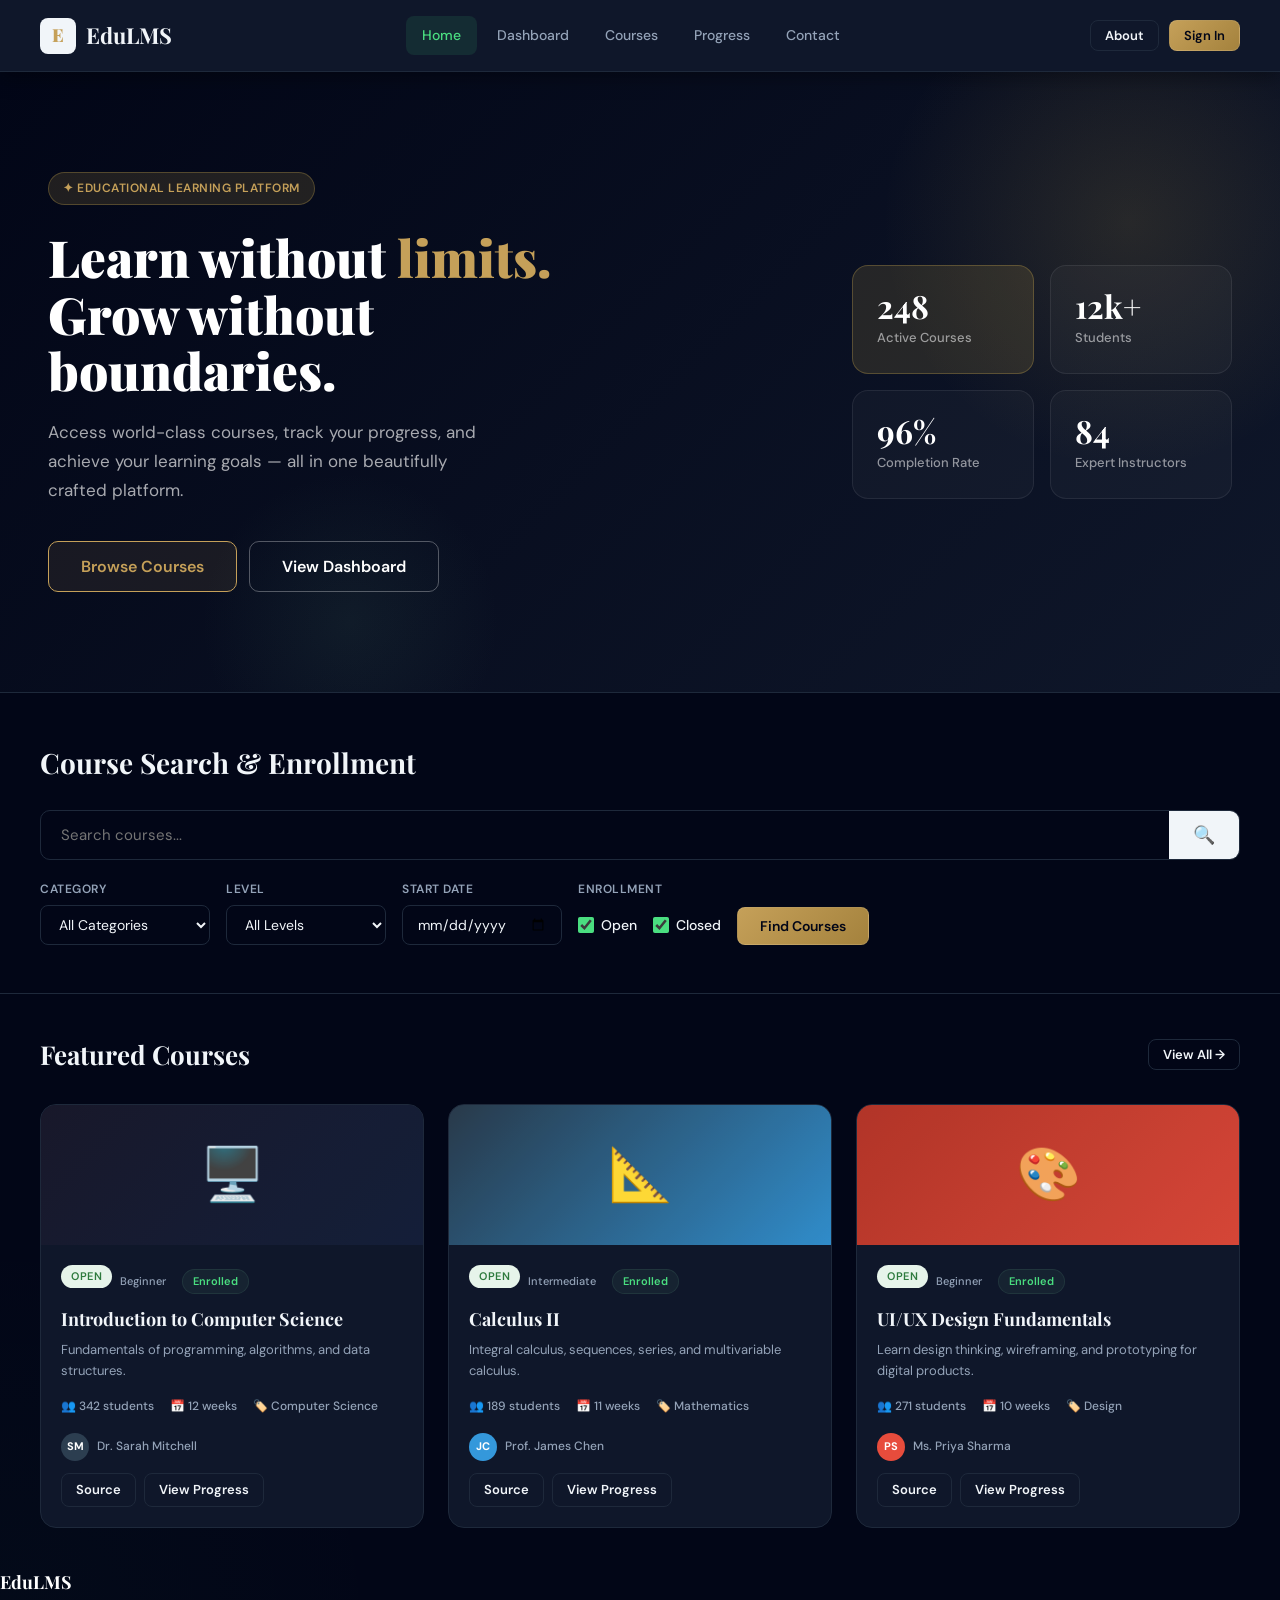
<file: Index .html>
<!DOCTYPE html>
<html lang="en">
<head>
<meta charset="UTF-8">
<meta name="viewport" content="width=device-width, initial-scale=1.0">
<title>EduLMS – Educational Learning Platform</title>
<link rel="preconnect" href="https://fonts.googleapis.com">
<link href="https://fonts.googleapis.com/css2?family=Playfair+Display:wght@400;700;900&family=DM+Sans:wght@300;400;500;600&display=swap" rel="stylesheet">
<link rel="stylesheet" href="style.css">
</head>
<body>

<!-- NAV -->
<nav>
  <div class="nav-logo" onclick="showPage('home')">
    <div class="logo-icon">E</div>
    EduLMS
  </div>
  <div class="nav-links">
    <a onclick="showPage('home')" id="nav-home" class="active">Home</a>
    <a onclick="showPage('dashboard')" id="nav-dashboard">Dashboard</a>
    <a onclick="showPage('courses')" id="nav-courses">Courses</a>
    <a onclick="showPage('progress')" id="nav-progress">Progress</a>
    <a onclick="showPage('contact')" id="nav-contact">Contact</a>
  </div>
  <div class="nav-right">
    <button class="btn btn-outline btn-sm" onclick="showPage('about')">About</button>
    <button class="btn btn-primary btn-sm" onclick="showToast('👋 Welcome back, Student!')">Sign In</button>
  </div>
</nav>

<!-- ===================== HOME PAGE ===================== -->
<div id="page-home" class="page active">
  <section class="hero">
    <div class="hero-content fade-up">
      <div class="hero-badge">✦ Educational Learning Platform</div>
      <h1>Learn without <em>limits.</em><br>Grow without boundaries.</h1>
      <p>Access world-class courses, track your progress, and achieve your learning goals — all in one beautifully crafted platform.</p>
      <div class="hero-actions">
        <button class="btn btn-gold btn-lg" onclick="showPage('courses')">Browse Courses</button>
        <button class="btn btn-outline btn-lg" style="color:#fff;border-color:rgba(255,255,255,0.3)" onclick="showPage('dashboard')">View Dashboard</button>
      </div>
    </div>
    <div class="hero-visual fade-up fade-up-delay-1">
      <div class="hero-stats">
        <div class="stat-card">
          <div class="stat-num">248</div>
          <div class="stat-label">Active Courses</div>
        </div>
        <div class="stat-card">
          <div class="stat-num">12k+</div>
          <div class="stat-label">Students</div>
        </div>
        <div class="stat-card">
          <div class="stat-num">96%</div>
          <div class="stat-label">Completion Rate</div>
        </div>
        <div class="stat-card">
          <div class="stat-num">84</div>
          <div class="stat-label">Expert Instructors</div>
        </div>
      </div>
    </div>
  </section>

  <section class="search-section">
    <h2>Course Search &amp; Enrollment</h2>
    <div class="search-bar">
      <input type="text" id="home-search" placeholder="Search courses..." oninput="filterHomeSearch()">
      <button onclick="filterHomeSearch()">🔍</button>
    </div>
    <div class="search-filters">
      <div class="filter-group">
        <label>Category</label>
        <select id="filter-category" onchange="filterHomeSearch()">
          <option value="">All Categories</option>
          <option>Computer Science</option>
          <option>Mathematics</option>
          <option>Design</option>
          <option>Biology</option>
          <option>Literature</option>
          <option>Data Science</option>
        </select>
      </div>
      <div class="filter-group">
        <label>Level</label>
        <select id="filter-level" onchange="filterHomeSearch()">
          <option value="">All Levels</option>
          <option>Beginner</option>
          <option>Intermediate</option>
          <option>Advanced</option>
        </select>
      </div>
      <div class="filter-group">
        <label>Start Date</label>
        <input type="date" id="filter-date">
      </div>
      <div class="enrollment-filter">
        <label class="title">Enrollment</label>
        <div class="checkbox-row">
          <label><input type="checkbox" id="check-open" checked onchange="filterHomeSearch()"> Open</label>
          <label><input type="checkbox" id="check-closed" checked onchange="filterHomeSearch()"> Closed</label>
        </div>
      </div>
      <button class="btn btn-primary" onclick="filterHomeSearch()">Find Courses</button>
    </div>
  </section>

  <section class="courses-section">
    <div class="section-header">
      <h2>Featured Courses</h2>
      <button class="btn btn-outline btn-sm" onclick="showPage('courses')">View All →</button>
    </div>
    <div class="courses-grid" id="home-courses-grid"></div>
  </section>

  <div data-role="pagebar">
    <span data-role="brandname">EduLMS</span>
    <div data-role="navlinks">
      <a onclick="showPage('about')">About Us</a>
      <a onclick="showPage('about')">FAQs</a>
      <a onclick="showPage('contact')">Support</a>
    </div>
  </div>
</div>

<!-- ===================== DASHBOARD PAGE ===================== -->
<div id="page-dashboard" class="page">
  <div class="dashboard-layout">
    <aside class="sidebar">
      <div class="sidebar-item active">
        <span class="sidebar-icon">📊</span> Dashboard
      </div>
      <div class="sidebar-item" onclick="showPage('courses')">
        <span class="sidebar-icon">📚</span> Courses
        <span class="badge-count">4</span>
      </div>
      <div class="sidebar-item" onclick="showPage('progress')">
        <span class="sidebar-icon">📈</span> My Progress
      </div>
      <div class="sidebar-item">
        <span class="sidebar-icon">📝</span> Assignments
        <span class="badge-count">2</span>
      </div>
      <div class="sidebar-item">
        <span class="sidebar-icon">📅</span> Schedule
      </div>
      <div class="sidebar-section-title">Communication</div>
      <div class="sidebar-item">
        <span class="sidebar-icon">💬</span> Discussion
      </div>
      <div class="sidebar-item">
        <span class="sidebar-icon">📢</span> Announcements
        <span class="badge-count">3</span>
      </div>
      <div class="sidebar-section-title">Account</div>
      <div class="sidebar-item" onclick="showPage('contact')">
        <span class="sidebar-icon">📞</span> Contact
      </div>
      <div class="sidebar-item">
        <span class="sidebar-icon">⚙️</span> Settings
      </div>
    </aside>

    <main class="dashboard-main">
      <div class="dashboard-header">
        <h1>Good morning, Alex! 👋</h1>
        <p>You have 2 assignments due this week and 3 new announcements.</p>
      </div>

      <div class="stats-row">
        <div class="stat-box">
          <div class="stat-icon icon-gold">📚</div>
          <div class="stat-box-info">
            <div class="stat-box-num">4</div>
            <div class="stat-box-label">Enrolled Courses</div>
          </div>
        </div>
        <div class="stat-box">
          <div class="stat-icon icon-sage">✅</div>
          <div class="stat-box-info">
            <div class="stat-box-num">68%</div>
            <div class="stat-box-label">Avg. Progress</div>
          </div>
        </div>
        <div class="stat-box">
          <div class="stat-icon icon-rust">📝</div>
          <div class="stat-box-info">
            <div class="stat-box-num">2</div>
            <div class="stat-box-label">Due Assignments</div>
          </div>
        </div>
        <div class="stat-box">
          <div class="stat-icon icon-ink">🏆</div>
          <div class="stat-box-info">
            <div class="stat-box-num">12</div>
            <div class="stat-box-label">Badges Earned</div>
          </div>
        </div>
      </div>

      <div class="dashboard-grid">
        <div class="card">
          <h3>Course Progress <a onclick="showPage('progress')">View all →</a></h3>
          <div class="progress-item">
            <div class="progress-header"><span>🖥️ Introduction to CS</span><span style="color:var(--sage);font-weight:700">82%</span></div>
            <div class="progress-bar"><div class="progress-fill" style="width:82%"></div></div>
          </div>
          <div class="progress-item">
            <div class="progress-header"><span>📐 Calculus II</span><span style="color:var(--sage);font-weight:700">55%</span></div>
            <div class="progress-bar"><div class="progress-fill" style="width:55%"></div></div>
          </div>
          <div class="progress-item">
            <div class="progress-header"><span>🎨 UI/UX Design</span><span style="color:var(--gold);font-weight:700">40%</span></div>
            <div class="progress-bar"><div class="progress-fill" style="width:40%;background:var(--gold)"></div></div>
          </div>
          <div class="progress-item">
            <div class="progress-header"><span>🧬 Cell Biology</span><span style="color:var(--rust);font-weight:700">20%</span></div>
            <div class="progress-bar"><div class="progress-fill" style="width:20%;background:var(--rust)"></div></div>
          </div>
        </div>

        <div class="card">
          <h3>Recent Activity</h3>
          <div class="activity-item">
            <div class="activity-dot dot-sage"></div>
            <div>
              <div class="activity-text"><strong>Assignment submitted</strong><br>Algo Analysis — Heap Sort</div>
              <div class="activity-time">2 hours ago</div>
            </div>
          </div>
          <div class="activity-item">
            <div class="activity-dot dot-gold"></div>
            <div>
              <div class="activity-text"><strong>Quiz completed</strong><br>Calculus II — Integration</div>
              <div class="activity-time">Yesterday</div>
            </div>
          </div>
          <div class="activity-item">
            <div class="activity-dot dot-rust"></div>
            <div>
              <div class="activity-text"><strong>New announcement</strong><br>UI/UX Design — Project brief</div>
              <div class="activity-time">2 days ago</div>
            </div>
          </div>
          <div class="activity-item">
            <div class="activity-dot dot-sage"></div>
            <div>
              <div class="activity-text"><strong>Badge earned</strong><br>"Consistent Learner" 🏆</div>
              <div class="activity-time">3 days ago</div>
            </div>
          </div>
        </div>
      </div>
    </main>
  </div>
  <div data-role="pagebar">
    <span data-role="brandname">EduLMS</span>
    <div data-role="navlinks">
      <a onclick="showPage('about')">About Us</a>
      <a onclick="showPage('about')">FAQs</a>
      <a onclick="showPage('contact')">Support</a>
    </div>
  </div>
</div>

<!-- ===================== COURSES PAGE ===================== -->
<div id="page-courses" class="page">
  <section class="search-section">
    <h2>All Courses</h2>
    <div class="search-bar">
      <input type="text" id="courses-search" placeholder="Search courses..." oninput="filterCoursesPage()">
      <button onclick="filterCoursesPage()">🔍</button>
    </div>
    <div class="search-filters">
      <div class="filter-group">
        <label>Category</label>
        <select id="cp-category" onchange="filterCoursesPage()">
          <option value="">All Categories</option>
          <option>Computer Science</option>
          <option>Mathematics</option>
          <option>Design</option>
          <option>Biology</option>
          <option>Literature</option>
          <option>Data Science</option>
        </select>
      </div>
      <div class="filter-group">
        <label>Level</label>
        <select id="cp-level" onchange="filterCoursesPage()">
          <option value="">All Levels</option>
          <option>Beginner</option>
          <option>Intermediate</option>
          <option>Advanced</option>
        </select>
      </div>
      <div class="enrollment-filter">
        <label class="title">Enrollment</label>
        <div class="checkbox-row">
          <label><input type="checkbox" id="cp-open" checked onchange="filterCoursesPage()"> Open</label>
          <label><input type="checkbox" id="cp-closed" checked onchange="filterCoursesPage()"> Closed</label>
        </div>
      </div>
      <button class="btn btn-primary" onclick="filterCoursesPage()">Find Courses</button>
    </div>
  </section>

  <section class="courses-section">
    <div class="section-header">
      <h2 id="courses-count">All Courses</h2>
    </div>
    <div class="courses-grid" id="courses-grid"></div>
  </section>

  <div data-role="pagebar">
    <span data-role="brandname">EduLMS</span>
    <div data-role="navlinks">
      <a onclick="showPage('about')">About Us</a>
      <a onclick="showPage('about')">FAQs</a>
      <a onclick="showPage('contact')">Support</a>
    </div>
  </div>
</div>

<!-- ===================== PROGRESS PAGE ===================== -->
<div id="page-progress" class="page">
  <div class="page-content">
    <div class="page-title">My Learning Progress</div>
    <div class="page-subtitle">Track your journey across all enrolled courses.</div>

    <div class="progress-grid">
      <div class="progress-card">
        <div class="progress-card-header">
          <div class="course-icon-sm banner-cs" style="border-radius:10px">🖥️</div>
          <div>
            <h3>Introduction to Computer Science</h3>
            <div class="instructor">Dr. Sarah Mitchell</div>
          </div>
        </div>
        <div class="big-progress">
          <div class="circle-progress">
            <svg viewBox="0 0 80 80" width="80" height="80">
              <circle class="track" cx="40" cy="40" r="34"/>
              <circle class="fill" cx="40" cy="40" r="34" stroke-dasharray="213.6" stroke-dashoffset="38.4"/>
            </svg>
            <div class="circle-num">82%</div>
          </div>
          <div class="progress-topics">10 / 12 modules complete</div>
        </div>
        <div class="milestone-row">
          <span class="milestone done">Intro ✓</span>
          <span class="milestone done">Algorithms ✓</span>
          <span class="milestone done">Data Structures ✓</span>
          <span class="milestone pending">Capstone</span>
        </div>
      </div>

      <div class="progress-card">
        <div class="progress-card-header">
          <div class="course-icon-sm banner-math" style="border-radius:10px">📐</div>
          <div>
            <h3>Calculus II</h3>
            <div class="instructor">Prof. James Chen</div>
          </div>
        </div>
        <div class="big-progress">
          <div class="circle-progress">
            <svg viewBox="0 0 80 80" width="80" height="80">
              <circle class="track" cx="40" cy="40" r="34"/>
              <circle class="fill" cx="40" cy="40" r="34" stroke-dasharray="213.6" stroke-dashoffset="96.1" stroke="#3498db"/>
            </svg>
            <div class="circle-num">55%</div>
          </div>
          <div class="progress-topics">6 / 11 modules complete</div>
        </div>
        <div class="milestone-row">
          <span class="milestone done">Limits ✓</span>
          <span class="milestone done">Derivatives ✓</span>
          <span class="milestone pending">Integration</span>
          <span class="milestone pending">Series</span>
        </div>
      </div>

      <div class="progress-card">
        <div class="progress-card-header">
          <div class="course-icon-sm banner-design" style="border-radius:10px">🎨</div>
          <div>
            <h3>UI/UX Design Fundamentals</h3>
            <div class="instructor">Ms. Priya Sharma</div>
          </div>
        </div>
        <div class="big-progress">
          <div class="circle-progress">
            <svg viewBox="0 0 80 80" width="80" height="80">
              <circle class="track" cx="40" cy="40" r="34"/>
              <circle class="fill" cx="40" cy="40" r="34" stroke-dasharray="213.6" stroke-dashoffset="128.2" stroke="#c9a84c"/>
            </svg>
            <div class="circle-num">40%</div>
          </div>
          <div class="progress-topics">4 / 10 modules complete</div>
        </div>
        <div class="milestone-row">
          <span class="milestone done">Basics ✓</span>
          <span class="milestone done">Typography ✓</span>
          <span class="milestone pending">Wireframing</span>
          <span class="milestone pending">Prototyping</span>
        </div>
      </div>

      <div class="progress-card">
        <div class="progress-card-header">
          <div class="course-icon-sm banner-bio" style="border-radius:10px">🧬</div>
          <div>
            <h3>Cell Biology</h3>
            <div class="instructor">Dr. Ananya Roy</div>
          </div>
        </div>
        <div class="big-progress">
          <div class="circle-progress">
            <svg viewBox="0 0 80 80" width="80" height="80">
              <circle class="track" cx="40" cy="40" r="34"/>
              <circle class="fill" cx="40" cy="40" r="34" stroke-dasharray="213.6" stroke-dashoffset="170.9" stroke="#c0512f"/>
            </svg>
            <div class="circle-num">20%</div>
          </div>
          <div class="progress-topics">2 / 9 modules complete</div>
        </div>
        <div class="milestone-row">
          <span class="milestone done">Cell Theory ✓</span>
          <span class="milestone pending">Organelles</span>
          <span class="milestone pending">Mitosis</span>
          <span class="milestone pending">Genetics</span>
        </div>
      </div>
    </div>

    <div class="card" style="max-width:600px">
      <h3>Overall Statistics</h3>
      <div style="display:grid;grid-template-columns:repeat(3,1fr);gap:20px;text-align:center">
        <div>
          <div style="font-family:'Playfair Display',serif;font-size:32px;font-weight:700;color:var(--sage)">49h</div>
          <div style="font-size:13px;color:var(--muted);margin-top:4px">Total Study Time</div>
        </div>
        <div>
          <div style="font-family:'Playfair Display',serif;font-size:32px;font-weight:700;color:var(--gold)">12</div>
          <div style="font-size:13px;color:var(--muted);margin-top:4px">Assignments Submitted</div>
        </div>
        <div>
          <div style="font-family:'Playfair Display',serif;font-size:32px;font-weight:700;color:var(--rust)">B+</div>
          <div style="font-size:13px;color:var(--muted);margin-top:4px">Avg. Grade</div>
        </div>
      </div>
    </div>
  </div>

  <div data-role="pagebar">
    <span data-role="brandname">EduLMS</span>
    <div data-role="navlinks">
      <a onclick="showPage('about')">About Us</a>
      <a onclick="showPage('about')">FAQs</a>
      <a onclick="showPage('contact')">Support</a>
    </div>
  </div>
</div>

<!-- ===================== CONTACT PAGE ===================== -->
<div id="page-contact" class="page">
  <div class="page-content">
    <div class="page-title">Contact &amp; Support</div>
    <div class="page-subtitle">We're here to help. Reach out to our team anytime.</div>

    <div class="contact-grid">
      <div class="contact-info">
        <h2>Get in Touch</h2>
        <p>Have questions about a course, need technical help, or want to partner with us? Our support team typically responds within 24 hours.</p>

        <div class="contact-item">
          <div class="contact-icon">📧</div>
          <div class="contact-item-text">
            <strong>Email Support</strong>
            <span>support@edulms.edu</span>
          </div>
        </div>
        <div class="contact-item">
          <div class="contact-icon">📞</div>
          <div class="contact-item-text">
            <strong>Phone</strong>
            <span>+91 98765 43210</span>
          </div>
        </div>
        <div class="contact-item">
          <div class="contact-icon">🕐</div>
          <div class="contact-item-text">
            <strong>Hours</strong>
            <span>Mon–Fri 9am–6pm IST</span>
          </div>
        </div>
        <div class="contact-item">
          <div class="contact-icon">📍</div>
          <div class="contact-item-text">
            <strong>Address</strong>
            <span>Amrita School of Computing, Coimbatore</span>
          </div>
        </div>

        <div class="team-section">
          <h3>Project Team</h3>
          <div class="team-grid">
            <div class="team-card">
              <div class="team-avatar">MJ</div>
              <div class="team-info">
                <strong>M. Puri Jagannadh</strong>
                <span>AM.SC.U4CSE25333</span>
                <div class="team-links">
                  <a href="https://www.linkedin.com/in/m-puri-jagannadh-undefined-94372840a/" target="_blank" class="team-link linkedin">💼 LinkedIn</a>
                  <a href="https://purijagannadh22.github.io/portfolio/" target="_blank" class="team-link portfolio">🌐 Portfolio</a>
                </div>
              </div>
            </div>
            <div class="team-card">
              <div class="team-avatar">AS</div>
              <div class="team-info">
                <strong>Aditya Sai Raghavendra</strong>
                <span>AM.SC.U4CSE25369</span>
                <div class="team-links">
                  <a href="https://www.linkedin.com/in/aditya-sai" target="_blank" class="team-link linkedin">💼 LinkedIn</a>
                  <a href="https://adityasairaghavendra27-oss.github.io/Portfolio/" target="_blank" class="team-link portfolio">🌐 Portfolio</a>
                </div>
              </div>
            </div>
            <div class="team-card">
              <div class="team-avatar">EK</div>
              <div class="team-info">
                <strong>Endala Kushal</strong>
                <span>AM.SC.U4CSE25364</span>
                <div class="team-links">
                  <a href="https://www.linkedin.com/in/kushal-endala-89a638392/" target="_blank" class="team-link linkedin">💼 LinkedIn</a>
                  <a href="https://kushalendala.github.io/Portfolio-Kushal/" target="_blank" class="team-link portfolio">🌐 Portfolio</a>
                </div>
              </div>
            </div>
            <div class="team-card">
              <div class="team-avatar">MG</div>
              <div class="team-info">
                <strong>M. Gowtham</strong>
                <span>AM.SC.U4CSE25365</span>
                <div class="team-links">
                  <a href="https://www.linkedin.com/in/gautham-nani-4237a7388/" target="_blank" class="team-link linkedin">💼 LinkedIn</a>
                  <a href="https://gauthammareedu123-dev.github.io/port/" target="_blank" class="team-link portfolio">🌐 Portfolio</a>
                </div>
              </div>
            </div>
            <div class="team-card">
              <div class="team-avatar">VV</div>
              <div class="team-info">
                <strong>Venkata Vinay</strong>
                <span>AM.SC.U4CSE25336</span>
                <div class="team-links">
                    <a href="https://www.linkedin.com/in/venkatavinay-narra-3b897140a//" target="_blank" class="team-link linkedin">💼 LinkedIn</a>
                    <a href="https://narravenkatavinay24.github.io/UID-Project-Portfolio-/" target="_blank" class="team-link portfolio">🌐 Portfolio</a>
                </div>
              </div>
            </div>
          </div>
        </div>
      </div>

      <div class="contact-form">
        <h3 style="font-family:'Playfair Display',serif;font-size:20px;font-weight:700;margin-bottom:24px">Send us a message</h3>
        <div class="form-row">
          <div class="form-group">
            <label>First Name</label>
            <input type="text" placeholder="Arjun">
          </div>
          <div class="form-group">
            <label>Last Name</label>
            <input type="text" placeholder="Sharma">
          </div>
        </div>
        <div class="form-group">
          <label>Email Address</label>
          <input type="email" placeholder="arjun@email.com">
        </div>
        <div class="form-group">
          <label>Subject</label>
          <select>
            <option>Technical Support</option>
            <option>Course Enrollment</option>
            <option>Billing &amp; Payments</option>
            <option>Content Feedback</option>
            <option>Partnership</option>
            <option>Other</option>
          </select>
        </div>
        <div class="form-group">
          <label>Message</label>
          <textarea rows="5" placeholder="Describe your question or issue..."></textarea>
        </div>
        <button class="btn btn-primary btn-lg" onclick="showToast('✅ Message sent! We\'ll be in touch within 24 hours.')">Send Message</button>
      </div>
    </div>
  </div>

  <div data-role="pagebar">
    <span data-role="brandname">EduLMS</span>
    <div data-role="navlinks">
      <a onclick="showPage('about')">About Us</a>
      <a onclick="showPage('about')">FAQs</a>
      <a onclick="showPage('contact')">Support</a>
    </div>
  </div>
</div>

<!-- ===================== ABOUT PAGE ===================== -->
<div id="page-about" class="page">
  <div class="about-hero">
    <h1>About EduLMS</h1>
    <p>A comprehensive learning management platform built to empower students and educators worldwide.</p>
  </div>

  <div class="about-grid">
    <div class="about-card">
      <div class="icon">🎓</div>
      <h3>World-Class Content</h3>
      <p>Access 248+ curated courses across Computer Science, Mathematics, Design, Biology, Literature and more — crafted by expert educators.</p>
    </div>
    <div class="about-card">
      <div class="icon">📈</div>
      <h3>Track Your Progress</h3>
      <p>Real-time progress dashboards, milestone tracking, and analytics help you stay on top of your learning journey.</p>
    </div>
    <div class="about-card">
      <div class="icon">🤝</div>
      <h3>Collaborative Learning</h3>
      <p>Discussion forums, peer reviews, and group projects create a vibrant community of learners supporting each other.</p>
    </div>
    <div class="about-card">
      <div class="icon">🔒</div>
      <h3>Secure &amp; Compliant</h3>
      <p>GDPR and FERPA compliant with full HTTPS encryption, OAuth 2.0 authentication, and robust data protection.</p>
    </div>
    <div class="about-card">
      <div class="icon">📱</div>
      <h3>Mobile Friendly</h3>
      <p>Learn anywhere, anytime. Our responsive design works perfectly across desktops, tablets, and mobile devices.</p>
    </div>
    <div class="about-card">
      <div class="icon">⚡</div>
      <h3>High Performance</h3>
      <p>99.5% uptime SLA, sub-3-second load times, and support for 10,000+ concurrent users — built for scale.</p>
    </div>
  </div>

  <!-- Team Section on About Page -->
  <div class="about-team-section">
    <div class="about-team-title">Meet the Team</div>
    <p class="about-team-subtitle">This platform was designed and built by a group of CSE students at Amrita School of Computing.</p>
    <div class="about-team-grid">
      <div class="about-team-card">
        <div class="about-avatar">MJ</div>
        <div class="about-member-name">M. Puri Jagannadh</div>
        <div class="about-member-id">AM.SC.U4CSE25333</div>
        <div class="about-member-links">
          <a href="https://www.linkedin.com/in/m-puri-jagannadh-undefined-94372840a/" target="_blank">💼 LinkedIn</a>
          <a href="https://purijagannadh22.github.io/portfolio/" target="_blank">🌐 Portfolio</a>
        </div>
      </div>
      <div class="about-team-card">
        <div class="about-avatar">AS</div>
        <div class="about-member-name">Aditya Sai Raghavendra</div>
        <div class="about-member-id">AM.SC.U4CSE25369</div>
        <div class="about-member-links">
          <a href="https://www.linkedin.com/in/aditya-sai" target="_blank">💼 LinkedIn</a>
          <a href="https://adityasairaghavendra27-oss.github.io/Portfolio/" target="_blank">🌐 Portfolio</a>
        </div>
      </div>
      <div class="about-team-card">
        <div class="about-avatar">EK</div>
        <div class="about-member-name">Endala Kushal</div>
        <div class="about-member-id">AM.SC.U4CSE25364</div>
        <div class="about-member-links">
          <a href="https://www.linkedin.com/in/kushal-endala-89a638392/" target="_blank">💼 LinkedIn</a>
          <a href="https://kushalendala.github.io/Portfolio-Kushal/" target="_blank">🌐 Portfolio</a>
        </div>
      </div>
      <div class="about-team-card">
        <div class="about-avatar">MG</div>
        <div class="about-member-name">M. Gowtham</div>
        <div class="about-member-id">AM.SC.U4CSE25365</div>
        <div class="about-member-links">
          <a href="https://www.linkedin.com/in/gautham-nani-4237a7388/" target="_blank">💼 LinkedIn</a>
          <a href="https://gauthammareedu123-dev.github.io/port/" target="_blank">🌐 Portfolio</a>
        </div>
      </div>
      <div class="about-team-card">
        <div class="about-avatar">VV</div>
        <div class="about-member-name">Venkata Vinay</div>
        <div class="about-member-id">AM.SC.U4CSE25336</div>
        <div class="about-member-links">
          <a href="https://narravenkatavinay24.github.io/UID-Project-Portfolio-/" target="_blank">🌐 Portfolio</a>
        </div>
      </div>
    </div>
  </div>

  <div style="padding: 0 40px 48px">
    <div style="font-family:'Playfair Display',serif;font-size:26px;font-weight:700;margin-bottom:24px">Frequently Asked Questions</div>
    <div class="faq-section">
      <div class="faq-item" onclick="toggleFaq(this)">
        <div class="faq-question">How do I enroll in a course? <span class="faq-chevron">▾</span></div>
        <div class="faq-answer">Browse courses from the Courses page, filter by category or level, and click "Enroll Now" on any open course. You'll get instant access to all materials.</div>
      </div>
      <div class="faq-item" onclick="toggleFaq(this)">
        <div class="faq-question">Can I access courses on mobile? <span class="faq-chevron">▾</span></div>
        <div class="faq-answer">Absolutely! EduLMS is fully responsive and works seamlessly on any device — phones, tablets, and desktops.</div>
      </div>
      <div class="faq-item" onclick="toggleFaq(this)">
        <div class="faq-question">How are assignments graded? <span class="faq-chevron">▾</span></div>
        <div class="faq-answer">Instructors manually grade written assignments with rubric-based feedback. Quizzes and MCQ tests are auto-graded with instant results.</div>
      </div>
      <div class="faq-item" onclick="toggleFaq(this)">
        <div class="faq-question">Is my data secure? <span class="faq-chevron">▾</span></div>
        <div class="faq-answer">Yes. All data is encrypted via HTTPS/TLS, the platform is GDPR &amp; FERPA compliant, and student records are retained for 7 years per educational regulations.</div>
      </div>
      <div class="faq-item" onclick="toggleFaq(this)">
        <div class="faq-question">How do I contact support? <span class="faq-chevron">▾</span></div>
        <div class="faq-answer">Visit our Contact page to send a message, or email support@edulms.edu. Our team responds within 24 hours on business days.</div>
      </div>
    </div>
  </div>

  <div data-role="pagebar">
    <span data-role="brandname">EduLMS</span>
    <div data-role="navlinks">
      <a onclick="showPage('about')">About Us</a>
      <a onclick="showPage('about')">FAQs</a>
      <a onclick="showPage('contact')">Support</a>
    </div>
  </div>
</div>

<!-- TOAST -->
<div class="toast" id="toast"></div>

<script src="script.js"></script>
</body>
</html>
</file>
<file: style.css>
:root {
  --ink: #f1f5f9;
  --bg-main: #020617;
  --bg-card: #0f172a;
  --gold: #c5a059;
  --gold-light: #e2c284;
  --sage: #4ade80;
  --sage-light: rgba(74, 222, 128, 0.1);
  --rust: #f87171;
  --muted: #94a3b8;
  --border: #1e293b;
  --shadow-sm: 0 1px 2px 0 rgba(0, 0, 0, 0.5);
  --shadow: 0 10px 30px -5px rgba(0, 0, 0, 0.8), 0 4px 10px -5px rgba(0, 0, 0, 0.4);
  --radius: 16px;
  --white: #ffffff;
}

.light-mode {
  --ink: #0f172a;
  --bg-main: #f8fafc;
  --bg-card: #ffffff;
  --muted: #64748b;
  --border: #e2e8f0;
  --shadow-sm: 0 1px 2px 0 rgba(0, 0, 0, 0.05);
  --shadow: 0 10px 15px -3px rgba(0, 0, 0, 0.1), 0 4px 6px -2px rgba(0, 0, 0, 0.05);
  background-image: none;
}

* { margin: 0; padding: 0; box-sizing: border-box; }

body {
  font-family: 'DM Sans', sans-serif;
  background: var(--bg-main);
  background-image: radial-gradient(circle at top right, rgba(197, 160, 89, 0.03), transparent 400px),
                    radial-gradient(circle at bottom left, rgba(74, 222, 128, 0.02), transparent 400px);
  color: var(--ink);
  min-height: 100vh;
  line-height: 1.6;
  -webkit-font-smoothing: antialiased;
}

.page { 
  display: none; 
  min-height: 100vh; 
  opacity: 0;
  transition: opacity 0.3s ease-in-out;
}

.page.active { 
  display: flex; 
  flex-direction: column; 
  opacity: 1;
  animation: fadeIn 0.5s ease-out;
}

@keyframes fadeIn {
  from { opacity: 0; transform: translateY(10px); }
  to { opacity: 1; transform: translateY(0); }
}

nav {
  background: rgba(2, 6, 23, 0.8);
  backdrop-filter: blur(20px);
  -webkit-backdrop-filter: blur(20px);
  border-bottom: 1px solid var(--border);
  padding: 0 48px;
  display: flex;
  align-items: center;
  justify-content: space-between;
  height: 72px;
  position: sticky;
  top: 0;
  z-index: 1000;
  box-shadow: 0 4px 20px rgba(0, 0, 0, 0.4);
}

.nav-logo {
  font-family: 'Playfair Display', serif;
  font-size: 22px;
  font-weight: 700;
  color: var(--ink);
  display: flex;
  align-items: center;
  gap: 10px;
  cursor: pointer;
}

.nav-logo .logo-icon {
  width: 36px;
  height: 36px;
  background: var(--ink);
  border-radius: 8px;
  display: flex;
  align-items: center;
  justify-content: center;
  color: var(--gold);
  font-size: 18px;
  font-weight: 900;
}

.nav-links {
  display: flex;
  align-items: center;
  gap: 4px;
}

.nav-links a {
  padding: 8px 16px;
  border-radius: 8px;
  color: var(--muted);
  text-decoration: none;
  font-size: 14px;
  font-weight: 500;
  transition: all 0.2s;
  cursor: pointer;
}

.nav-links a:hover,
.nav-links a.active {
  background: var(--sage-light);
  color: var(--sage);
}

.nav-right { display: flex; gap: 10px; align-items: center; }

.btn {
  padding: 9px 22px;
  border-radius: 8px;
  font-size: 14px;
  font-weight: 600;
  cursor: pointer;
  border: none;
  transition: all 0.2s;
  font-family: 'DM Sans', sans-serif;
  text-decoration: none;
  display: inline-flex;
  align-items: center;
  gap: 6px;
}

.btn-outline {
  background: transparent;
  border: 1px solid var(--border);
  color: var(--ink);
}

.btn-outline:hover {
  background: var(--border);
  transform: translateX(-4px);
}

.btn-primary { 
  background: linear-gradient(135deg, var(--gold) 0%, #a4823d 100%); 
  color: #020617; 
  border: 1px solid rgba(255, 255, 255, 0.1);
}
.btn-primary:hover { 
  background: linear-gradient(135deg, var(--gold-light) 0%, var(--gold) 100%); 
  transform: translateY(-2px); 
  box-shadow: 0 8px 20px rgba(197, 160, 89, 0.3); 
}

.btn-gold { 
  background: rgba(197, 160, 89, 0.1); 
  color: var(--gold); 
  border: 1px solid var(--gold);
}
.btn-gold:hover { 
  background: var(--gold); 
  color: #020617; 
  transform: translateY(-2px); 
}

.btn-sage { background: var(--sage); color: var(--bg-card); }
.btn-sage:hover { background: #3d6b5a; transform: translateY(-1px); }

.btn-sm { padding: 6px 14px; font-size: 13px; }
.btn-lg { padding: 14px 32px; font-size: 16px; border-radius: 10px; }

.hero {
  background: linear-gradient(135deg, #020617 0%, #0f172a 100%);
  border-bottom: 1px solid var(--border);
  color: var(--white);
  padding: 100px 48px;
  display: flex;
  align-items: center;
  justify-content: space-between;
  gap: 80px;
  min-height: 520px;
  position: relative;
  overflow: hidden;
}

.hero::before {
  content: '';
  position: absolute;
  top: -100px; right: -100px;
  width: 500px; height: 500px;
  background: radial-gradient(circle, rgba(201,168,76,0.15) 0%, transparent 70%);
  border-radius: 50%;
  pointer-events: none;
}

.hero::after {
  content: '';
  position: absolute;
  bottom: -80px; left: 200px;
  width: 300px; height: 300px;
  background: radial-gradient(circle, rgba(74,124,107,0.12) 0%, transparent 70%);
  border-radius: 50%;
  pointer-events: none;
}

.hero-content { flex: 1; max-width: 580px; position: relative; z-index: 1; }

.hero-badge {
  display: inline-flex;
  align-items: center;
  gap: 6px;
  background: rgba(201,168,76,0.15);
  border: 1px solid rgba(201,168,76,0.3);
  color: var(--gold);
  padding: 6px 14px;
  border-radius: 20px;
  font-size: 12px;
  font-weight: 600;
  letter-spacing: 0.5px;
  text-transform: uppercase;
  margin-bottom: 24px;
}

.hero h1 {
  font-family: 'Playfair Display', serif;
  font-size: clamp(36px, 4vw, 56px);
  font-weight: 900;
  line-height: 1.1;
  margin-bottom: 20px;
}

.hero h1 em { color: var(--gold); font-style: normal; }

.hero p {
  color: rgba(255,255,255,0.65);
  font-size: 17px;
  line-height: 1.7;
  margin-bottom: 36px;
  max-width: 440px;
}

.hero-actions { display: flex; gap: 12px; flex-wrap: wrap; }

.hero-visual { flex: 0 0 380px; position: relative; z-index: 1; }

.hero-stats {
  display: grid;
  grid-template-columns: 1fr 1fr;
  gap: 16px;
}

.stat-card {
  background: rgba(255, 255, 255, 0.03);
  border: 1px solid rgba(255, 255, 255, 0.08);
  border-radius: var(--radius);
  padding: 24px;
  backdrop-filter: blur(12px);
  -webkit-backdrop-filter: blur(12px);
  transition: all 0.3s cubic-bezier(0.4, 0, 0.2, 1);
}

.stat-card:hover {
  background: rgba(255, 255, 255, 0.06);
  border-color: rgba(255, 255, 255, 0.15);
  transform: translateY(-4px);
  box-shadow: 0 12px 24px -10px rgba(0, 0, 0, 0.3);
}
.stat-card:first-child { background: rgba(201,168,76,0.15); border-color: rgba(201,168,76,0.3); }

.stat-num {
  font-family: 'Playfair Display', serif;
  font-size: 32px;
  font-weight: 700;
  color: var(--white);
  line-height: 1;
  margin-bottom: 6px;
}

.stat-label { color: rgba(255,255,255,0.55); font-size: 13px; font-weight: 500; }


.search-section {
  padding: 48px 40px;
  background: var(--bg-main);
  border-bottom: 1px solid var(--border);
}

.search-section h2 {
  font-family: 'Playfair Display', serif;
  font-size: 28px;
  font-weight: 700;
  margin-bottom: 24px;
  color: var(--ink);
}

.search-bar {
  display: flex;
  gap: 0;
  margin-bottom: 20px;
  border: 1.5px solid var(--border);
  border-radius: 10px;
  overflow: hidden;
  transition: border-color 0.2s;
}

.search-bar:focus-within { border-color: var(--ink); }

.search-bar input {
  flex: 1;
  padding: 14px 20px;
  border: none;
  outline: none;
  font-size: 15px;
  font-family: 'DM Sans', sans-serif;
  background: transparent;
  color: var(--ink);
}

.search-bar button {
  background: var(--ink);
  color: var(--bg-main);
  border: none;
  padding: 0 24px;
  cursor: pointer;
  font-size: 18px;
  transition: background 0.2s;
}

.search-bar button:hover { background: #2a2f3d; }

.search-filters {
  display: flex;
  gap: 16px;
  flex-wrap: wrap;
  align-items: flex-end;
}

.filter-group { display: flex; flex-direction: column; gap: 6px; }

.filter-group label {
  font-size: 12px;
  font-weight: 600;
  color: var(--muted);
  text-transform: uppercase;
  letter-spacing: 0.5px;
}

.filter-group select,
.filter-group input[type="date"] {
  padding: 9px 14px;
  border: 1.5px solid var(--border);
  border-radius: 8px;
  font-family: 'DM Sans', sans-serif;
  font-size: 14px;
  color: var(--ink);
  background: var(--bg-main);
  cursor: pointer;
  outline: none;
  transition: border-color 0.2s;
  min-width: 160px;
}

.filter-group select:focus,
.filter-group input[type="date"]:focus { border-color: var(--ink); }

.enrollment-filter { display: flex; flex-direction: column; gap: 6px; }

.enrollment-filter label.title {
  font-size: 12px;
  font-weight: 600;
  color: var(--muted);
  text-transform: uppercase;
  letter-spacing: 0.5px;
}

.checkbox-row {
  display: flex;
  gap: 16px;
  align-items: center;
  padding: 9px 0;
}

.checkbox-row label {
  display: flex;
  align-items: center;
  gap: 7px;
  cursor: pointer;
  font-size: 14px;
  font-weight: 500;
}

.checkbox-row input[type="checkbox"] {
  width: 16px;
  height: 16px;
  accent-color: var(--sage);
}
.courses-section { padding: 40px; flex: 1; }

.section-header {
  display: flex;
  justify-content: space-between;
  align-items: center;
  margin-bottom: 28px;
}

.section-header h2 {
  font-family: 'Playfair Display', serif;
  font-size: 26px;
  font-weight: 700;
}

.courses-grid {
  display: grid;
  grid-template-columns: repeat(auto-fill, minmax(300px, 1fr));
  gap: 24px;
}

.course-card {
  background: var(--bg-card);
  border: 1px solid var(--border);
  border-radius: var(--radius);
  overflow: hidden;
  transition: all 0.25s;
  cursor: pointer;
}

.course-card:hover {
  transform: translateY(-4px);
  box-shadow: 0 10px 30px rgba(0,0,0,0.08);
  border-color: transparent;
}

.course-banner {
  height: 140px;
  display: flex;
  align-items: center;
  justify-content: center;
  font-size: 48px;
  position: relative;
  overflow: hidden;
}

.course-banner::after {
  content: '';
  position: absolute;
  inset: 0;
  background: rgba(0,0,0,0.08);
}

.banner-cs      { background: linear-gradient(135deg, #1a1a2e, #16213e); }
.banner-math    { background: linear-gradient(135deg, #2c3e50, #3498db); }
.banner-design  { background: linear-gradient(135deg, #c0392b, #e74c3c); }
.banner-bio     { background: linear-gradient(135deg, #27ae60, #2ecc71); }
.banner-lit     { background: linear-gradient(135deg, #8e44ad, #9b59b6); }
.banner-data    { background: linear-gradient(135deg, #e67e22, #f39c12); }

.course-body { padding: 20px; }

.course-tag {
  display: inline-block;
  padding: 3px 10px;
  border-radius: 20px;
  font-size: 11px;
  font-weight: 600;
  text-transform: uppercase;
  letter-spacing: 0.5px;
  margin-bottom: 10px;
}

.tag-open   { background: #e6f4ea; color: #2d7a3d; }
.tag-closed { background: #fce8e6; color: #c0392b; }

.course-card h3 {
  font-family: 'Playfair Display', serif;
  font-size: 18px;
  font-weight: 700;
  margin-bottom: 8px;
  line-height: 1.3;
}

.course-card p {
  font-size: 13px;
  color: var(--muted);
  line-height: 1.6;
  margin-bottom: 16px;
}

.course-meta { display: flex; gap: 16px; margin-bottom: 16px; }

.meta-item {
  display: flex;
  align-items: center;
  gap: 5px;
  font-size: 12px;
  color: var(--muted);
  font-weight: 500;
}

.course-footer {
  display: flex;
  justify-content: space-between;
  align-items: center;
  gap: 12px;
  margin-top: 16px;
  flex-wrap: wrap;
}
.instructor-mini { display: flex; align-items: center; gap: 8px; }

.avatar-mini {
  width: 28px;
  height: 28px;
  border-radius: 50%;
  display: flex;
  align-items: center;
  justify-content: center;
  font-size: 11px;
  font-weight: 700;
  color: #ffffff;
}

.avatar-mini-name { font-size: 12px; font-weight: 500; color: var(--muted); }

.enrolled-badge {
  background: rgba(74,124,107,0.12);
  color: var(--sage);
  border: 1px solid rgba(74,124,107,0.2);
  padding: 3px 10px;
  border-radius: 20px;
  font-size: 11px;
  font-weight: 600;
  margin-left: 8px;
}


nav {
  background: var(--bg-card);
  padding: 16px 40px;
  display: flex;
  justify-content: space-between;
  align-items: center;
  position: sticky;
  top: 0;
  z-index: 1000;
  border-bottom: 1px solid var(--border);
}

.nav-mobile-toggle {
  display: none;
  font-size: 24px;
  cursor: pointer;
  color: var(--ink);
}

[data-role="brandname"] {
  font-family: 'Playfair Display', serif;
  color: var(--white);
  font-size: 18px;
  font-weight: 700;
}

[data-role="navlinks"] { display: flex; gap: 24px; }

[data-role="navlinks"] a {
  color: rgba(255,255,255,0.6);
  text-decoration: none;
  font-size: 14px;
  cursor: pointer;
  transition: color 0.2s;
}

[data-role="navlinks"] a:hover { color: var(--gold); }

[data-role="copytext"] { font-size: 13px; }


.dashboard-layout { display: flex; flex: 1; }

.sidebar {
  width: 240px;
  background: var(--bg-main);
  border-right: 1px solid var(--border);
  padding: 28px 16px;
  display: flex;
  flex-direction: column;
  gap: 4px;
  flex-shrink: 0;
}

.sidebar-section-title {
  font-size: 11px;
  font-weight: 700;
  color: var(--muted);
  text-transform: uppercase;
  letter-spacing: 1px;
  padding: 8px 12px 4px;
  margin-top: 8px;
}

.sidebar-item {
  display: flex;
  align-items: center;
  gap: 12px;
  padding: 10px 14px;
  border-radius: 9px;
  cursor: pointer;
  font-size: 14px;
  font-weight: 500;
  color: var(--muted);
  transition: all 0.2s;
  text-decoration: none;
}

.sidebar-item:hover { background: var(--bg-main); color: var(--ink); }

.sidebar-item.active {
  background: var(--sage-light);
  color: var(--sage);
  font-weight: 600;
}

.sidebar-icon { font-size: 18px; width: 20px; text-align: center; }

.badge-count {
  margin-left: auto;
  background: var(--rust);
  color: #ffffff;
  font-size: 11px;
  font-weight: 700;
  padding: 2px 7px;
  border-radius: 10px;
}

.dashboard-main { flex: 1; padding: 36px 40px; overflow-y: auto; }

.dashboard-header { margin-bottom: 32px; }

.dashboard-header h1 {
  font-family: 'Playfair Display', serif;
  font-size: 32px;
  font-weight: 800;
  margin-bottom: 6px;
}

.dashboard-header p { color: var(--muted); font-size: 15px; }

.stats-row {
  display: grid;
  grid-template-columns: repeat(4, 1fr);
  gap: 20px;
  margin-bottom: 32px;
}

.stat-box {
  background: var(--bg-card);
  border: 1px solid var(--border);
  border-radius: var(--radius);
  padding: 24px;
  display: flex;
  align-items: flex-start;
  gap: 16px;
  transition: all 0.25s;
}

.stat-box:hover { box-shadow: var(--shadow); transform: translateY(-2px); }

.stat-icon {
  width: 44px;
  height: 44px;
  border-radius: 10px;
  display: flex;
  align-items: center;
  justify-content: center;
  font-size: 20px;
  flex-shrink: 0;
}

.icon-gold { background: rgba(201,168,76,0.15); }
.icon-sage { background: rgba(74,124,107,0.15); }
.icon-rust { background: rgba(192,81,47,0.15); }
.icon-ink  { background: rgba(15,17,23,0.08); }

.stat-box-info { flex: 1; }

.stat-box-num {
  font-family: 'Playfair Display', serif;
  font-size: 28px;
  font-weight: 700;
  line-height: 1;
  margin-bottom: 4px;
}

.stat-box-label { font-size: 13px; color: var(--muted); font-weight: 500; }

.dashboard-grid {
  display: grid;
  grid-template-columns: 2fr 1fr;
  gap: 24px;
}

.card {
  background: var(--bg-card);
  border: 1px solid var(--border);
  border-radius: var(--radius);
  padding: 32px;
  box-shadow: var(--shadow-sm);
  transition: all 0.4s cubic-bezier(0.4, 0, 0.2, 1);
  position: relative;
  overflow: hidden;
}

.card::before {
  content: '';
  position: absolute;
  top: 0; left: 0; right: 0;
  height: 2px;
  background: linear-gradient(90deg, transparent, var(--gold), transparent);
  opacity: 0;
  transition: opacity 0.4s;
}

.card:hover {
  box-shadow: var(--shadow);
  transform: translateY(-4px);
}

.card h3 {
  font-family: 'Playfair Display', serif;
  font-size: 18px;
  font-weight: 700;
  margin-bottom: 20px;
  display: flex;
  justify-content: space-between;
  align-items: center;
}

.card h3 a {
  font-family: 'DM Sans', sans-serif;
  font-size: 13px;
  font-weight: 500;
  color: var(--sage);
  text-decoration: none;
  cursor: pointer;
}

.progress-item { margin-bottom: 18px; }

.progress-header {
  display: flex;
  justify-content: space-between;
  margin-bottom: 6px;
  font-size: 13px;
  font-weight: 500;
}

.progress-bar {
  height: 6px;
  background: var(--bg-main);
  border-radius: 3px;
  overflow: hidden;
}

.progress-fill {
  height: 100%;
  border-radius: 3px;
  background: var(--sage);
  transition: width 0.8s ease;
}

.activity-item {
  display: flex;
  gap: 12px;
  align-items: flex-start;
  padding: 12px 0;
  border-bottom: 1px solid var(--border);
}

.activity-item:last-child { border-bottom: none; }

.activity-dot {
  width: 8px;
  height: 8px;
  border-radius: 50%;
  margin-top: 6px;
  flex-shrink: 0;
}

.dot-gold { background: var(--gold); }
.dot-sage { background: var(--sage); }
.dot-rust { background: var(--rust); }

.activity-text { font-size: 13px; line-height: 1.5; }
.activity-text strong { font-weight: 600; }
.activity-time { font-size: 11px; color: var(--muted); margin-top: 2px; }


.page-content { padding: 40px; flex: 1; }

.page-title {
  font-family: 'Playfair Display', serif;
  font-size: 32px;
  font-weight: 800;
  margin-bottom: 8px;
}

.page-subtitle { color: var(--muted); font-size: 15px; margin-bottom: 32px; }

.progress-grid {
  display: grid;
  grid-template-columns: repeat(auto-fill, minmax(340px, 1fr));
  gap: 24px;
  margin-bottom: 40px;
}

.progress-card {
  background: var(--bg-card);
  border: 1px solid var(--border);
  border-radius: var(--radius);
  padding: 24px;
  transition: all 0.25s;
}

.progress-card:hover { box-shadow: var(--shadow); transform: translateY(-2px); }

.progress-card-header {
  display: flex;
  gap: 14px;
  align-items: center;
  margin-bottom: 20px;
}

.course-icon-sm {
  width: 44px;
  height: 44px;
  border-radius: 10px;
  display: flex;
  align-items: center;
  justify-content: center;
  font-size: 22px;
}

.progress-card h3 {
  font-family: 'Playfair Display', serif;
  font-size: 16px;
  font-weight: 700;
  line-height: 1.3;
  margin-bottom: 3px;
}

.progress-card .instructor { font-size: 12px; color: var(--muted); }

.big-progress { text-align: center; margin-bottom: 16px; }

.circle-progress {
  width: 80px;
  height: 80px;
  margin: 0 auto 8px;
  position: relative;
}

.circle-progress svg { transform: rotate(-90deg); }
.circle-progress .track { fill: none; stroke: var(--bg-main); stroke-width: 6; }
.circle-progress .fill { fill: none; stroke: var(--sage); stroke-width: 6; stroke-linecap: round; transition: stroke-dashoffset 1s ease; }

.circle-num {
  position: absolute;
  inset: 0;
  display: flex;
  align-items: center;
  justify-content: center;
  font-size: 16px;
  font-weight: 700;
}

.progress-topics { font-size: 13px; color: var(--muted); }

.milestone-row { display: flex; gap: 8px; flex-wrap: wrap; margin-top: 12px; }

.milestone {
  padding: 4px 10px;
  border-radius: 6px;
  font-size: 11px;
  font-weight: 600;
}

.milestone.done    { background: var(--sage-light); color: var(--sage); }
.milestone.pending { background: var(--bg-main); color: var(--muted); }

.contact-grid {
  display: grid;
  grid-template-columns: 1fr 1.5fr;
  gap: 40px;
  max-width: 1000px;
}

.contact-info h2 {
  font-family: 'Playfair Display', serif;
  font-size: 28px;
  font-weight: 700;
  margin-bottom: 12px;
}

.contact-info p {
  color: var(--muted);
  font-size: 15px;
  line-height: 1.7;
  margin-bottom: 28px;
}

.contact-item {
  display: flex;
  gap: 14px;
  align-items: flex-start;
  margin-bottom: 20px;
}

.contact-icon {
  width: 40px;
  height: 40px;
  background: var(--sage-light);
  border-radius: 10px;
  display: flex;
  align-items: center;
  justify-content: center;
  font-size: 18px;
  flex-shrink: 0;
}

.contact-item-text strong { display: block; font-size: 14px; font-weight: 600; margin-bottom: 2px; }
.contact-item-text span   { font-size: 13px; color: var(--muted); }

.contact-form {
  background: var(--bg-card);
  border: 1px solid var(--border);
  border-radius: var(--radius);
  padding: 32px;
}

.form-group { margin-bottom: 20px; }
.form-group label { display: block; font-size: 13px; font-weight: 600; color: var(--ink); margin-bottom: 8px; }

.form-group input,
.form-group select,
.form-group textarea {
  width: 100%;
  padding: 11px 16px;
  border: 1.5px solid var(--border);
  border-radius: 8px;
  font-family: 'DM Sans', sans-serif;
  font-size: 14px;
  color: var(--ink);
  background: var(--bg-main);
  outline: none;
  transition: border-color 0.2s;
  resize: vertical;
}

.form-group input:focus,
.form-group select:focus,
.form-group textarea:focus { border-color: var(--sage); background: var(--bg-card); }

.form-row { display: grid; grid-template-columns: 1fr 1fr; gap: 16px; }

.team-section {
  margin-top: 32px;
  padding-top: 28px;
  border-top: 1px solid var(--border);
}

.team-section h3 {
  font-family: 'Playfair Display', serif;
  font-size: 20px;
  font-weight: 700;
  margin-bottom: 16px;
  color: var(--ink);
}

.team-grid {
  display: flex;
  flex-direction: column;
  gap: 12px;
}

.team-card {
  display: flex;
  align-items: center;
  gap: 14px;
  background: var(--bg-card);
  border: 1px solid var(--border);
  border-radius: 10px;
  padding: 14px 16px;
  transition: all 0.2s;
}

.team-card:hover { box-shadow: var(--shadow); transform: translateX(3px); border-color: var(--sage-light); }

.team-avatar {
  width: 42px;
  height: 42px;
  border-radius: 50%;
  background: var(--ink);
  color: var(--gold);
  display: flex;
  align-items: center;
  justify-content: center;
  font-size: 13px;
  font-weight: 700;
  flex-shrink: 0;
}

.team-info { flex: 1; }

.team-info strong {
  display: block;
  font-size: 14px;
  font-weight: 600;
  color: var(--ink);
  margin-bottom: 2px;
}

.team-info span {
  font-size: 12px;
  color: var(--muted);
  font-family: monospace;
  letter-spacing: 0.3px;
}

.team-links {
  display: flex;
  gap: 8px;
  margin-top: 6px;
}

.team-link {
  padding: 3px 10px;
  border-radius: 6px;
  font-size: 11px;
  font-weight: 600;
  text-decoration: none;
  transition: all 0.2s;
}

.team-link.linkedin {
  background: rgba(10,102,194,0.1);
  color: #0a66c2;
  border: 1px solid rgba(10,102,194,0.2);
}

.team-link.linkedin:hover { background: rgba(10,102,194,0.18); }

.team-link.portfolio {
  background: var(--sage-light);
  color: var(--sage);
  border: 1px solid rgba(74,124,107,0.2);
}

.team-link.portfolio:hover { background: rgba(74,124,107,0.2); }
.about-hero {
  background: var(--ink);
  color: var(--bg-card);
  padding: 60px 40px;
  text-align: center;
}

.about-hero h1 {
  font-family: 'Playfair Display', serif;
  font-size: 44px;
  font-weight: 900;
  margin-bottom: 16px;
}

.about-hero p { color: rgba(255,255,255,0.65); font-size: 17px; max-width: 500px; margin: 0 auto; }

.about-grid {
  display: grid;
  grid-template-columns: repeat(3, 1fr);
  gap: 24px;
  padding: 48px 40px;
}

.about-card {
  background: var(--bg-card);
  border: 1px solid var(--border);
  border-radius: var(--radius);
  padding: 28px;
  text-align: center;
  transition: all 0.25s;
}

.about-card:hover { box-shadow: var(--shadow); transform: translateY(-3px); }

.about-card .icon { font-size: 36px; margin-bottom: 16px; }

.about-card h3 {
  font-family: 'Playfair Display', serif;
  font-size: 18px;
  font-weight: 700;
  margin-bottom: 10px;
}

.about-card p { color: var(--muted); font-size: 14px; line-height: 1.7; }

.about-team-section {
  padding: 0 40px 48px;
}

.about-team-title {
  font-family: 'Playfair Display', serif;
  font-size: 26px;
  font-weight: 700;
  margin-bottom: 8px;
  color: var(--ink);
}

.about-team-subtitle {
  color: var(--muted);
  font-size: 15px;
  margin-bottom: 28px;
}

.about-team-grid {
  display: grid;
  grid-template-columns: repeat(auto-fill, minmax(220px, 1fr));
  gap: 20px;
}

.about-team-card {
  background: var(--bg-card);
  border: 1px solid var(--border);
  border-radius: var(--radius);
  padding: 28px 20px;
  text-align: center;
  transition: all 0.25s;
}

.about-team-card:hover { box-shadow: var(--shadow); transform: translateY(-3px); border-color: var(--sage-light); }

.about-avatar {
  width: 56px;
  height: 56px;
  border-radius: 50%;
  background: var(--ink);
  color: var(--gold);
  display: flex;
  align-items: center;
  justify-content: center;
  font-size: 16px;
  font-weight: 700;
  margin: 0 auto 12px;
}

.about-member-name {
  font-family: 'Playfair Display', serif;
  font-size: 15px;
  font-weight: 700;
  color: var(--ink);
  margin-bottom: 4px;
}

.about-member-id {
  font-size: 12px;
  color: var(--muted);
  font-family: monospace;
  letter-spacing: 0.3px;
  margin-bottom: 12px;
}

.about-member-links {
  display: flex;
  flex-direction: column;
  gap: 6px;
  align-items: center;
}

.about-member-links a {
  display: inline-block;
  padding: 4px 12px;
  border-radius: 6px;
  font-size: 12px;
  font-weight: 600;
  text-decoration: none;
  transition: all 0.2s;
  width: 100%;
}

.about-member-links a:first-child {
  background: rgba(10,102,194,0.1);
  color: #0a66c2;
  border: 1px solid rgba(10,102,194,0.2);
}

.about-member-links a:first-child:hover { background: rgba(10,102,194,0.18); }

.about-member-links a:last-child {
  background: var(--sage-light);
  color: var(--sage);
  border: 1px solid rgba(74,124,107,0.2);
}

.about-member-links a:last-child:hover { background: rgba(74,124,107,0.2); }

.faq-section { padding: 0; max-width: 800px; }

.faq-item {
  border: 1px solid var(--border);
  border-radius: 10px;
  margin-bottom: 12px;
  overflow: hidden;
  background: var(--bg-card);
}

.faq-question {
  padding: 18px 20px;
  cursor: pointer;
  display: flex;
  justify-content: space-between;
  align-items: center;
  font-weight: 600;
  font-size: 15px;
  transition: background 0.2s;
  user-select: none;
}

.faq-question:hover { background: var(--bg-main); }

.faq-answer {
  display: none;
  padding: 4px 20px 18px;
  color: var(--muted);
  font-size: 14px;
  line-height: 1.7;
}

.faq-item.open .faq-answer { display: block; }
.faq-item.open .faq-question { color: var(--sage); }

.faq-chevron { transition: transform 0.3s; font-size: 12px; }
.faq-item.open .faq-chevron { transform: rotate(180deg); }

.toast {
  position: fixed;
  bottom: 28px;
  right: 28px;
  background: var(--ink);
  color: var(--bg-card);
  padding: 14px 22px;
  border-radius: 10px;
  font-size: 14px;
  font-weight: 500;
  box-shadow: 0 8px 32px rgba(0,0,0,0.25);
  transform: translateY(80px);
  opacity: 0;
  transition: all 0.35s cubic-bezier(0.34, 1.56, 0.64, 1);
  z-index: 1000;
  display: flex;
  align-items: center;
  gap: 10px;
}

.toast.show { transform: translateY(0); opacity: 1; }

/* SIGN IN PAGE UTILITIES */
.signin-wrapper {
  display: flex;
  align-items: center;
  justify-content: center;
  min-height: 80vh;
}

.signin-card {
  width: 100%;
  max-width: 400px;
  padding: 40px;
}

.signin-header {
  text-align: center;
  margin-bottom: 32px;
}

.signin-header h1 {
  font-size: 28px;
  margin-bottom: 8px;
}

.signin-header p {
  margin-bottom: 0;
}

.password-label-row {
  display: flex;
  justify-content: space-between;
  align-items: center;
  margin-bottom: 8px;
}

.forgot-password {
  font-size: 12px;
  color: var(--sage);
  text-decoration: none;
}

.checkbox-group {
  display: flex;
  align-items: center;
  gap: 8px;
  margin-bottom: 24px;
}

.checkbox-group input {
  width: auto !important;
}

.checkbox-group label {
  margin-bottom: 0;
  font-weight: 500;
  font-size: 13px;
}

.btn-full {
  width: 100%;
  justify-content: center;
  padding: 12px;
}

.divider {
  display: flex;
  align-items: center;
  gap: 16px;
  margin: 24px 0;
  color: var(--muted);
  font-size: 13px;
}

.divider-line {
  flex: 1;
  height: 1px;
  background: var(--border);
}

.signup-footer {
  text-align: center;
  margin-top: 32px;
  font-size: 14px;
  color: var(--muted);
}

.signup-footer a {
  color: var(--sage);
  font-weight: 600;
  text-decoration: none;
}

/* OVERALL STATISTICS UTILITIES */
.stats-grid-3 {
  display: grid;
  grid-template-columns: repeat(3, 1fr);
  gap: 20px;
  text-align: center;
}

.stat-value {
  font-family: 'Playfair Display', serif;
  font-size: 32px;
  font-weight: 700;
}

.stat-label-sm {
  font-size: 13px;
  color: var(--muted);
  margin-top: 4px;
}

/* MARGIN UTILITIES */
.mt-32 { margin-top: 32px; }
.mb-0 { margin-bottom: 0; }


@keyframes fadeUp {
  from { opacity: 0; transform: translateY(20px); }
  to   { opacity: 1; transform: translateY(0); }
}

.fade-up             { animation: fadeUp 0.5s ease forwards; }
.fade-up-delay-1     { animation-delay: 0.1s; opacity: 0; }
.fade-up-delay-2     { animation-delay: 0.2s; opacity: 0; }
.fade-up-delay-3     { animation-delay: 0.3s; opacity: 0; }

@media (max-width: 900px) {
  .hero { flex-direction: column; padding: 48px 24px; }
  .hero-visual { flex: none; width: 100%; }
  .stats-row { grid-template-columns: 1fr 1fr; }
  .dashboard-grid { grid-template-columns: 1fr; }
  .contact-grid { grid-template-columns: 1fr; }
  .about-grid { grid-template-columns: 1fr 1fr; }
  nav { padding: 0 20px; }
  .nav-links { display: none; }
  .courses-section, .page-content { padding: 24px; }
  .search-section { padding: 28px 24px; }
  .search-filters { flex-direction: column; }
  .dashboard-main { padding: 24px; }
  .sidebar { display: none; }
  .about-team-section { padding: 0 24px 40px; }
  [data-role="pagebar"] { padding: 24px; flex-direction: column; text-align: center; }
}

@media (max-width: 600px) {
  .about-grid { grid-template-columns: 1fr; }
  .about-team-grid { grid-template-columns: 1fr; }
  .stats-row { grid-template-columns: 1fr 1fr; }
}
.course-footer .btn { flex-shrink: 0; }
</file>
